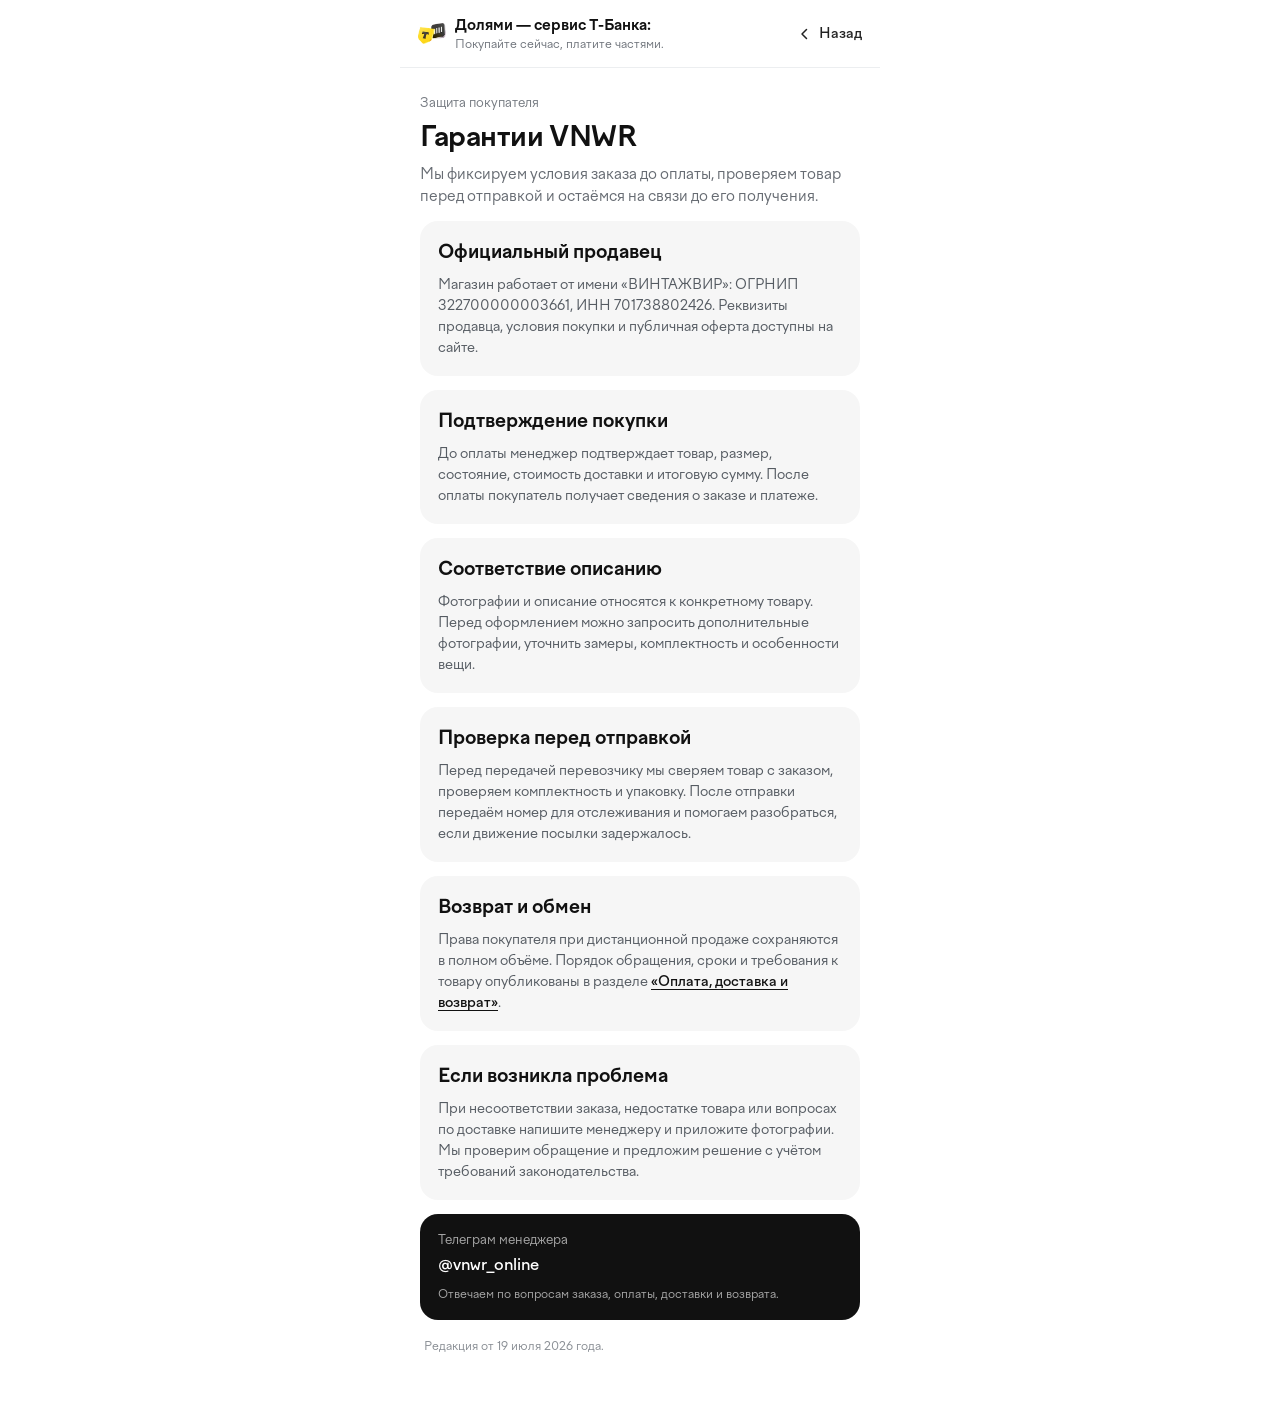
<file: guarantees.html>
<!doctype html>
<html lang="ru">
<head>
  <meta charset="utf-8"><meta name="viewport" content="width=device-width,initial-scale=1,minimum-scale=1,maximum-scale=1,user-scalable=no,viewport-fit=cover"><meta name="theme-color" content="#ffffff">
  <title>VNWR — гарантии</title><link rel="stylesheet" href="legal.css?v=20260719-2">
</head>
<body>
  <div class="page-loader" aria-label="Загрузка"><span class="page-loader__mark" aria-hidden="true"><i></i><i></i><i></i></span></div>
  <div class="legal-shell">
    <header class="legal-header"><a class="legal-brand" href="index.html"><img src="tbank-icon.webp" alt=""><span class="legal-brand__copy"><b>Долями — сервис Т-Банка:</b><span>Покупайте сейчас, платите частями.</span></span></a><a class="legal-back" href="index.html"><svg viewBox="0 0 24 24"><path d="m14 6-6 6 6 6"></path></svg><span>Назад</span></a></header>
    <main class="legal-main">
      <p class="legal-kicker">Защита покупателя</p><h1>Гарантии VNWR</h1><p class="legal-lead">Мы фиксируем условия заказа до оплаты, проверяем товар перед отправкой и остаёмся на связи до его получения.</p>
      <section class="legal-section"><h2>Официальный продавец</h2><p>Магазин работает от имени «ВИНТАЖВИР»: ОГРНИП 322700000003661, ИНН 701738802426. Реквизиты продавца, условия покупки и публичная оферта доступны на сайте.</p></section>
      <section class="legal-section"><h2>Подтверждение покупки</h2><p>До оплаты менеджер подтверждает товар, размер, состояние, стоимость доставки и итоговую сумму. После оплаты покупатель получает сведения о заказе и платеже.</p></section>
      <section class="legal-section"><h2>Соответствие описанию</h2><p>Фотографии и описание относятся к конкретному товару. Перед оформлением можно запросить дополнительные фотографии, уточнить замеры, комплектность и особенности вещи.</p></section>
      <section class="legal-section"><h2>Проверка перед отправкой</h2><p>Перед передачей перевозчику мы сверяем товар с заказом, проверяем комплектность и упаковку. После отправки передаём номер для отслеживания и помогаем разобраться, если движение посылки задержалось.</p></section>
      <section class="legal-section"><h2>Возврат и обмен</h2><p>Права покупателя при дистанционной продаже сохраняются в полном объёме. Порядок обращения, сроки и требования к товару опубликованы в разделе <a href="terms.html#returns">«Оплата, доставка и возврат»</a>.</p></section>
      <section class="legal-section"><h2>Если возникла проблема</h2><p>При несоответствии заказа, недостатке товара или вопросах по доставке напишите менеджеру и приложите фотографии. Мы проверим обращение и предложим решение с учётом требований законодательства.</p></section>
      <div class="legal-contact"><span>Телеграм менеджера</span><a href="https://t.me/vnwr_online" target="_blank" rel="noopener noreferrer">@vnwr_online</a><small>Отвечаем по вопросам заказа, оплаты, доставки и возврата.</small></div>
      <p class="legal-draft">Редакция от 19 июля 2026 года.</p>
    </main>
  </div>
  <script src="site-guard.js?v=20260719-1" defer></script><script src="vnwr-navigation.js?v=20260718-3"></script><script src="legal-page.js?v=20260719-2"></script>
</body>
</html>
</file>
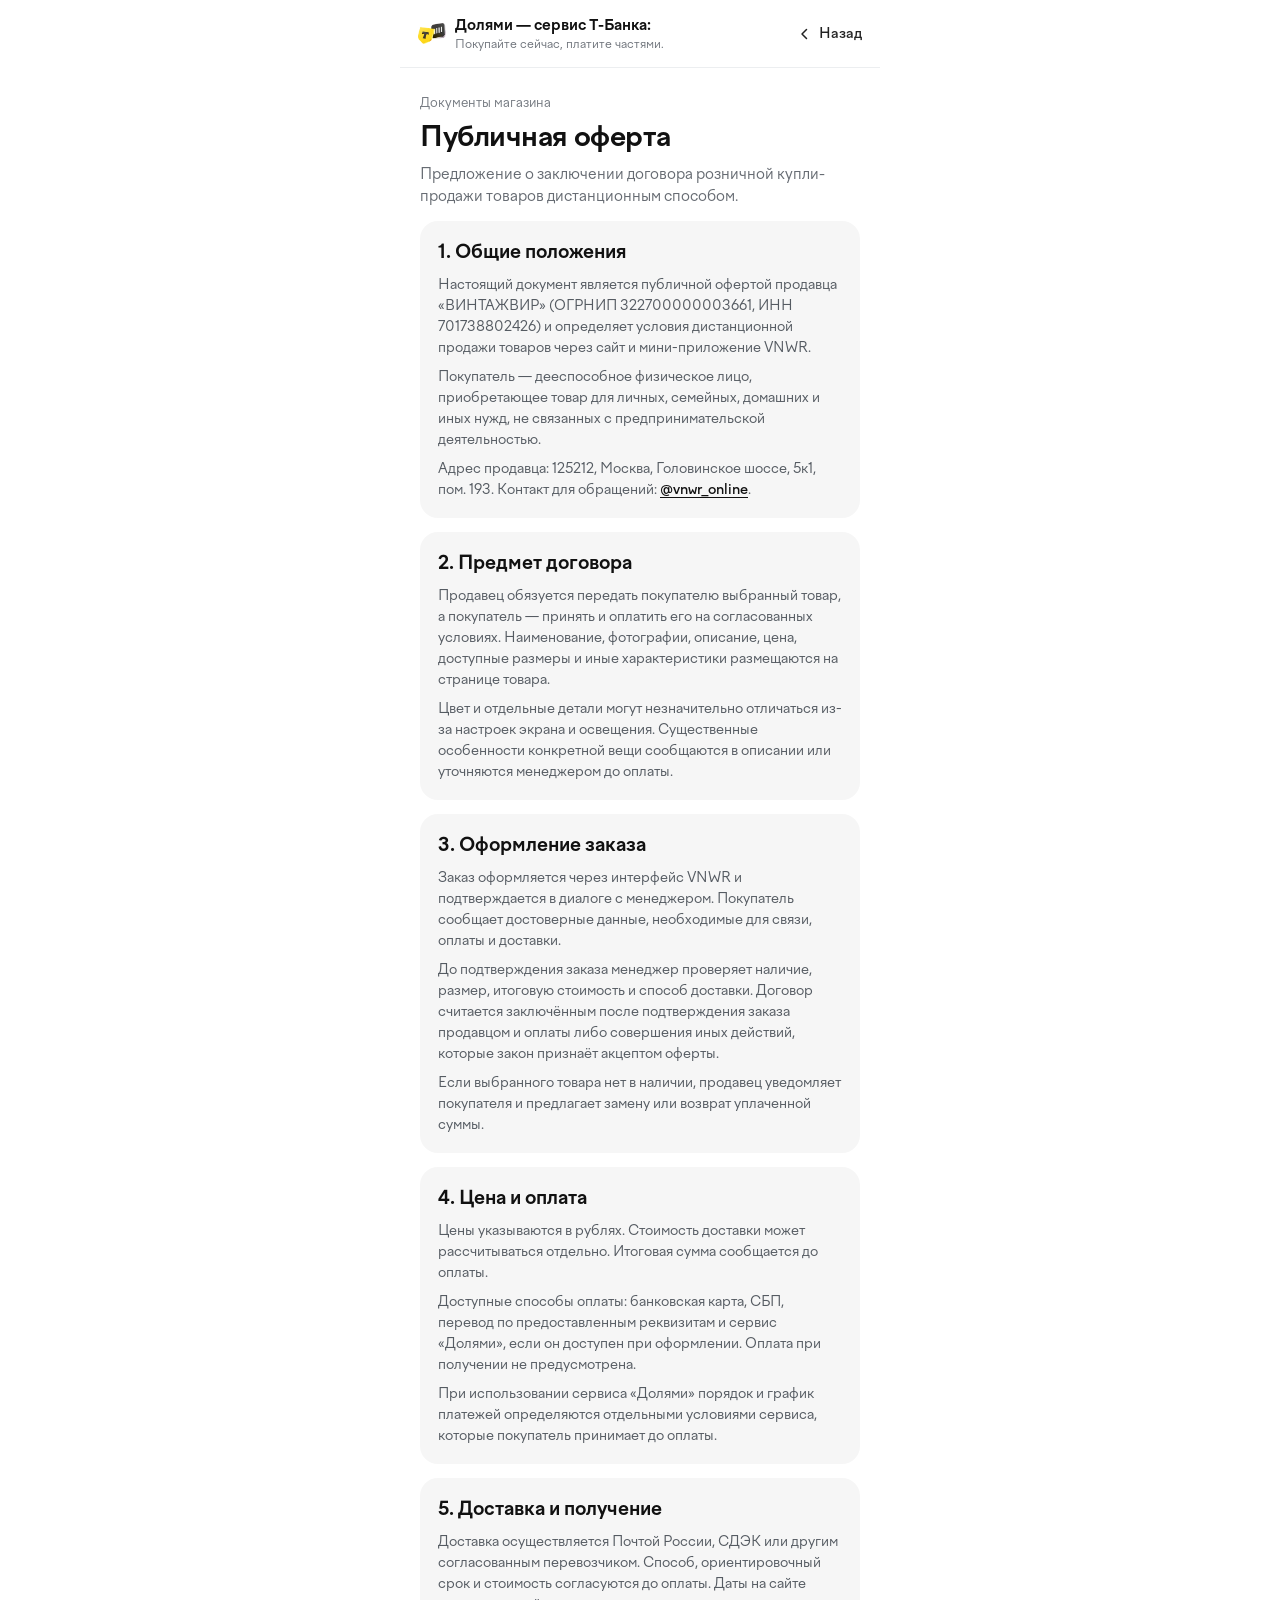
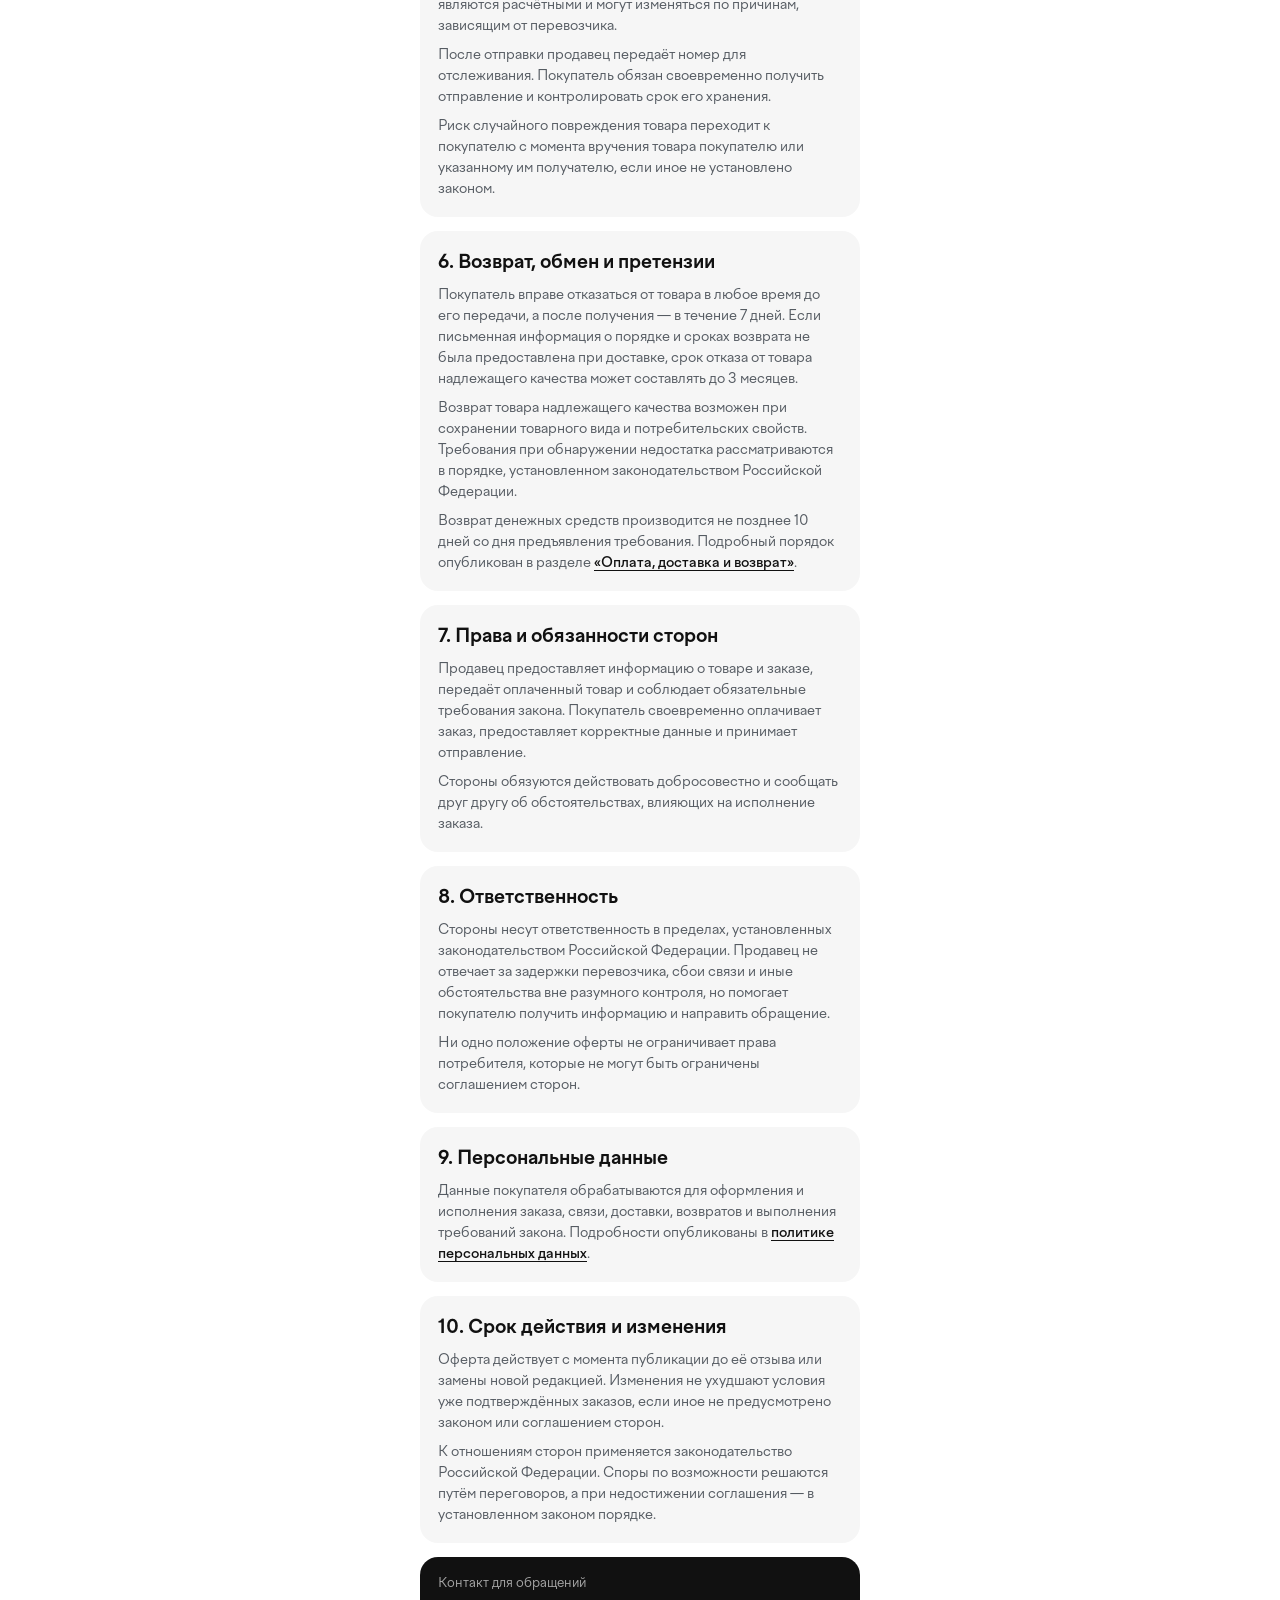
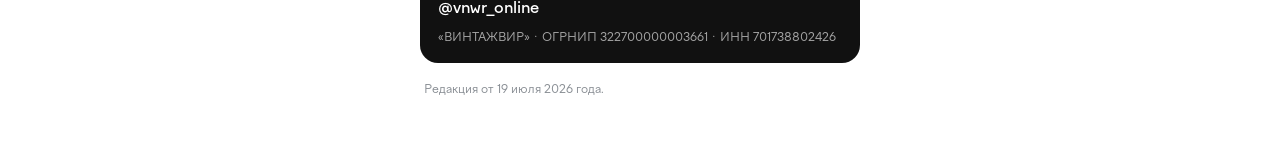
<file: offer.html>
<!doctype html>
<html lang="ru">
<head>
  <meta charset="utf-8"><meta name="viewport" content="width=device-width,initial-scale=1,minimum-scale=1,maximum-scale=1,user-scalable=no,viewport-fit=cover"><meta name="theme-color" content="#ffffff">
  <title>VNWR — публичная оферта</title><link rel="stylesheet" href="legal.css?v=20260719-2">
</head>
<body>
  <div class="page-loader" aria-label="Загрузка"><span class="page-loader__mark" aria-hidden="true"><i></i><i></i><i></i></span></div>
  <div class="legal-shell">
    <header class="legal-header"><a class="legal-brand" href="index.html"><img src="tbank-icon.webp" alt=""><span class="legal-brand__copy"><b>Долями — сервис Т-Банка:</b><span>Покупайте сейчас, платите частями.</span></span></a><a class="legal-back" href="index.html"><svg viewBox="0 0 24 24"><path d="m14 6-6 6 6 6"></path></svg><span>Назад</span></a></header>
    <main class="legal-main">
      <p class="legal-kicker">Документы магазина</p><h1>Публичная оферта</h1><p class="legal-lead">Предложение о заключении договора розничной купли-продажи товаров дистанционным способом.</p>

      <section class="legal-section"><h2>1. Общие положения</h2><p>Настоящий документ является публичной офертой продавца «ВИНТАЖВИР» (ОГРНИП 322700000003661, ИНН 701738802426) и определяет условия дистанционной продажи товаров через сайт и мини-приложение VNWR.</p><p>Покупатель — дееспособное физическое лицо, приобретающее товар для личных, семейных, домашних и иных нужд, не связанных с предпринимательской деятельностью.</p><p>Адрес продавца: 125212, Москва, Головинское шоссе, 5к1, пом. 193. Контакт для обращений: <a href="https://t.me/vnwr_online" target="_blank" rel="noopener noreferrer">@vnwr_online</a>.</p></section>

      <section class="legal-section"><h2>2. Предмет договора</h2><p>Продавец обязуется передать покупателю выбранный товар, а покупатель — принять и оплатить его на согласованных условиях. Наименование, фотографии, описание, цена, доступные размеры и иные характеристики размещаются на странице товара.</p><p>Цвет и отдельные детали могут незначительно отличаться из-за настроек экрана и освещения. Существенные особенности конкретной вещи сообщаются в описании или уточняются менеджером до оплаты.</p></section>

      <section class="legal-section"><h2>3. Оформление заказа</h2><p>Заказ оформляется через интерфейс VNWR и подтверждается в диалоге с менеджером. Покупатель сообщает достоверные данные, необходимые для связи, оплаты и доставки.</p><p>До подтверждения заказа менеджер проверяет наличие, размер, итоговую стоимость и способ доставки. Договор считается заключённым после подтверждения заказа продавцом и оплаты либо совершения иных действий, которые закон признаёт акцептом оферты.</p><p>Если выбранного товара нет в наличии, продавец уведомляет покупателя и предлагает замену или возврат уплаченной суммы.</p></section>

      <section class="legal-section"><h2>4. Цена и оплата</h2><p>Цены указываются в рублях. Стоимость доставки может рассчитываться отдельно. Итоговая сумма сообщается до оплаты.</p><p>Доступные способы оплаты: банковская карта, СБП, перевод по предоставленным реквизитам и сервис «Долями», если он доступен при оформлении. Оплата при получении не предусмотрена.</p><p>При использовании сервиса «Долями» порядок и график платежей определяются отдельными условиями сервиса, которые покупатель принимает до оплаты.</p></section>

      <section class="legal-section"><h2>5. Доставка и получение</h2><p>Доставка осуществляется Почтой России, СДЭК или другим согласованным перевозчиком. Способ, ориентировочный срок и стоимость согласуются до оплаты. Даты на сайте являются расчётными и могут изменяться по причинам, зависящим от перевозчика.</p><p>После отправки продавец передаёт номер для отслеживания. Покупатель обязан своевременно получить отправление и контролировать срок его хранения.</p><p>Риск случайного повреждения товара переходит к покупателю с момента вручения товара покупателю или указанному им получателю, если иное не установлено законом.</p></section>

      <section class="legal-section"><h2>6. Возврат, обмен и претензии</h2><p>Покупатель вправе отказаться от товара в любое время до его передачи, а после получения — в течение 7 дней. Если письменная информация о порядке и сроках возврата не была предоставлена при доставке, срок отказа от товара надлежащего качества может составлять до 3 месяцев.</p><p>Возврат товара надлежащего качества возможен при сохранении товарного вида и потребительских свойств. Требования при обнаружении недостатка рассматриваются в порядке, установленном законодательством Российской Федерации.</p><p>Возврат денежных средств производится не позднее 10 дней со дня предъявления требования. Подробный порядок опубликован в разделе <a href="terms.html#returns">«Оплата, доставка и возврат»</a>.</p></section>

      <section class="legal-section"><h2>7. Права и обязанности сторон</h2><p>Продавец предоставляет информацию о товаре и заказе, передаёт оплаченный товар и соблюдает обязательные требования закона. Покупатель своевременно оплачивает заказ, предоставляет корректные данные и принимает отправление.</p><p>Стороны обязуются действовать добросовестно и сообщать друг другу об обстоятельствах, влияющих на исполнение заказа.</p></section>

      <section class="legal-section"><h2>8. Ответственность</h2><p>Стороны несут ответственность в пределах, установленных законодательством Российской Федерации. Продавец не отвечает за задержки перевозчика, сбои связи и иные обстоятельства вне разумного контроля, но помогает покупателю получить информацию и направить обращение.</p><p>Ни одно положение оферты не ограничивает права потребителя, которые не могут быть ограничены соглашением сторон.</p></section>

      <section class="legal-section"><h2>9. Персональные данные</h2><p>Данные покупателя обрабатываются для оформления и исполнения заказа, связи, доставки, возвратов и выполнения требований закона. Подробности опубликованы в <a href="privacy.html">политике персональных данных</a>.</p></section>

      <section class="legal-section"><h2>10. Срок действия и изменения</h2><p>Оферта действует с момента публикации до её отзыва или замены новой редакцией. Изменения не ухудшают условия уже подтверждённых заказов, если иное не предусмотрено законом или соглашением сторон.</p><p>К отношениям сторон применяется законодательство Российской Федерации. Споры по возможности решаются путём переговоров, а при недостижении соглашения — в установленном законом порядке.</p></section>

      <div class="legal-contact"><span>Контакт для обращений</span><a href="https://t.me/vnwr_online" target="_blank" rel="noopener noreferrer">@vnwr_online</a><small>«ВИНТАЖВИР» · ОГРНИП 322700000003661 · ИНН 701738802426</small></div>
      <p class="legal-draft">Редакция от 19 июля 2026 года.</p>
    </main>
  </div>
  <script src="site-guard.js?v=20260719-1" defer></script><script src="vnwr-navigation.js?v=20260718-3"></script><script src="legal-page.js?v=20260719-2"></script>
</body>
</html>
</file>
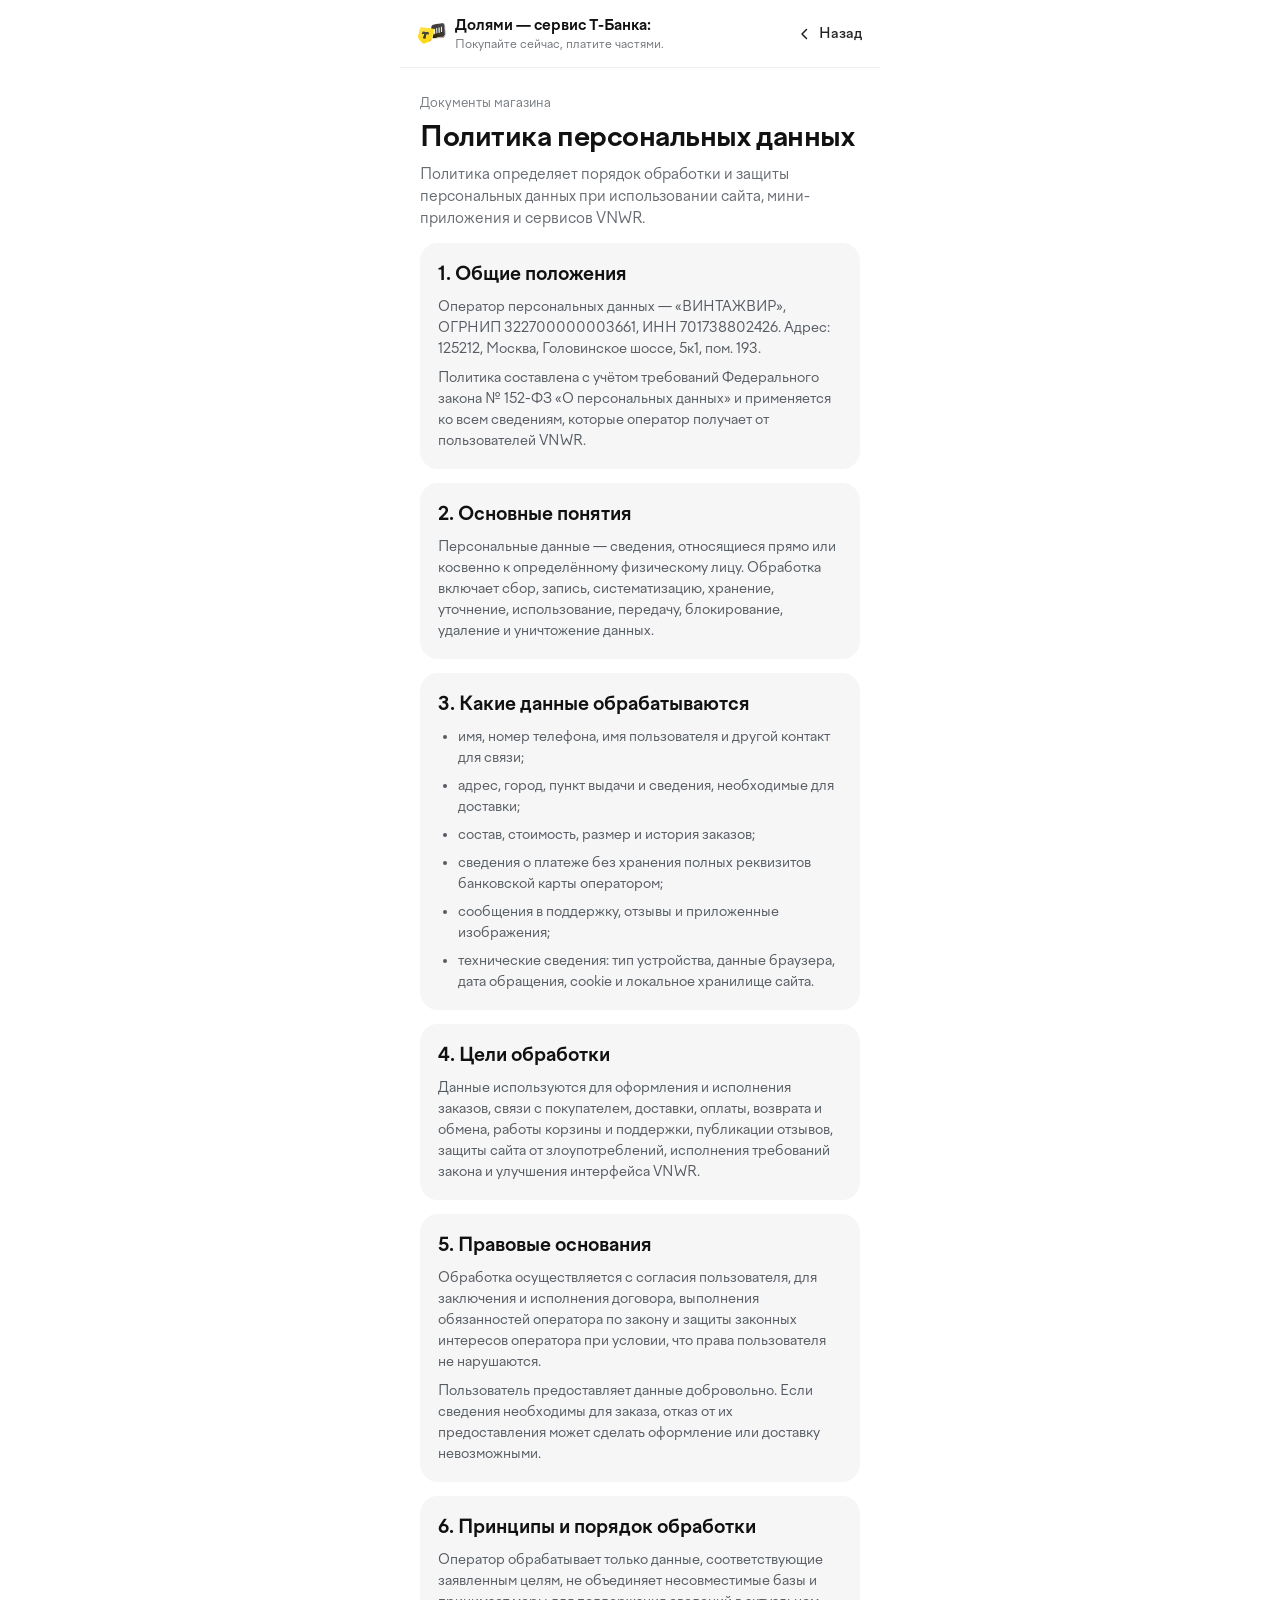
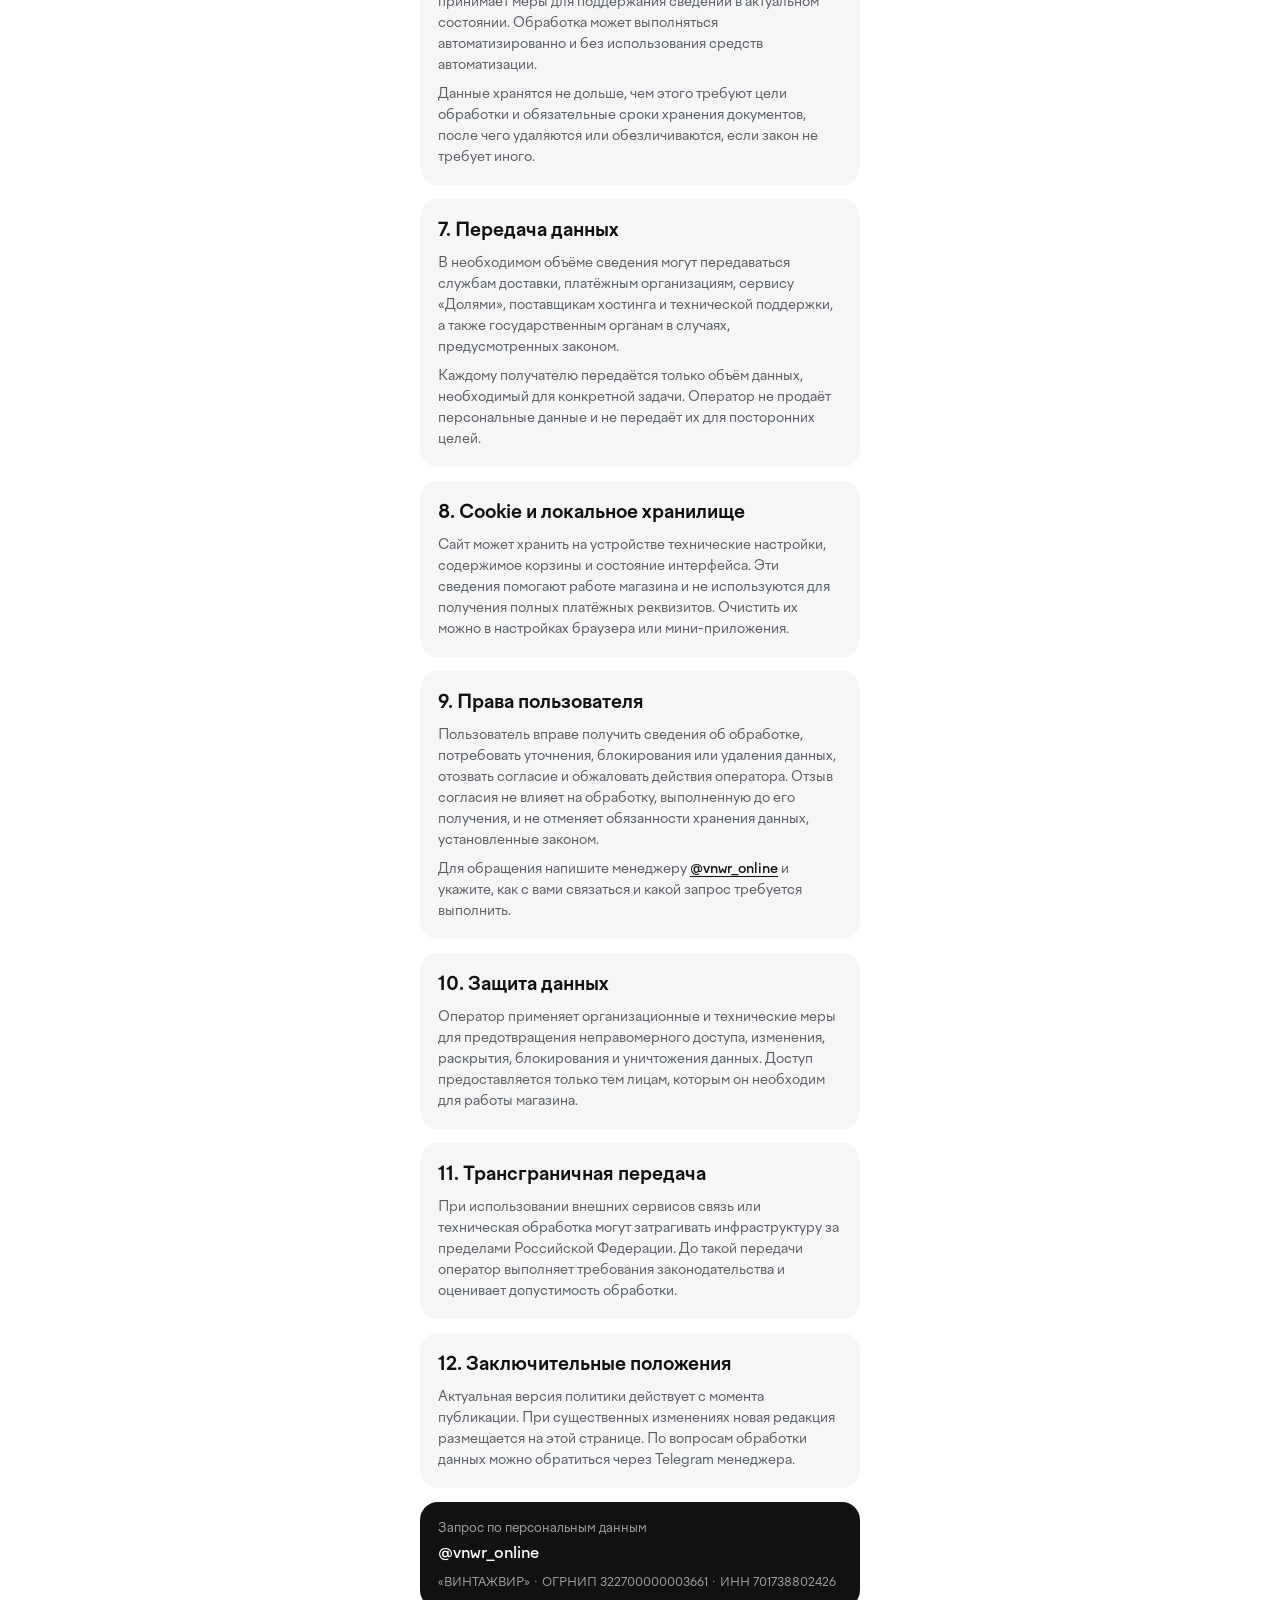
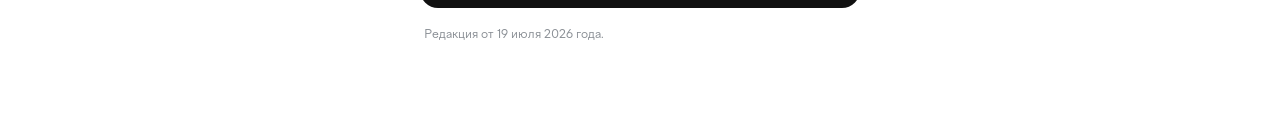
<file: privacy.html>
<!doctype html>
<html lang="ru">
<head>
  <meta charset="utf-8"><meta name="viewport" content="width=device-width,initial-scale=1,minimum-scale=1,maximum-scale=1,user-scalable=no,viewport-fit=cover"><meta name="theme-color" content="#ffffff">
  <title>VNWR — политика персональных данных</title><link rel="stylesheet" href="legal.css?v=20260719-2">
</head>
<body>
  <div class="page-loader" aria-label="Загрузка"><span class="page-loader__mark" aria-hidden="true"><i></i><i></i><i></i></span></div>
  <div class="legal-shell">
    <header class="legal-header"><a class="legal-brand" href="index.html"><img src="tbank-icon.webp" alt=""><span class="legal-brand__copy"><b>Долями — сервис Т-Банка:</b><span>Покупайте сейчас, платите частями.</span></span></a><a class="legal-back" href="index.html"><svg viewBox="0 0 24 24"><path d="m14 6-6 6 6 6"></path></svg><span>Назад</span></a></header>
    <main class="legal-main">
      <p class="legal-kicker">Документы магазина</p><h1>Политика персональных данных</h1><p class="legal-lead">Политика определяет порядок обработки и защиты персональных данных при использовании сайта, мини-приложения и сервисов VNWR.</p>

      <section class="legal-section"><h2>1. Общие положения</h2><p>Оператор персональных данных — «ВИНТАЖВИР», ОГРНИП 322700000003661, ИНН 701738802426. Адрес: 125212, Москва, Головинское шоссе, 5к1, пом. 193.</p><p>Политика составлена с учётом требований Федерального закона № 152-ФЗ «О персональных данных» и применяется ко всем сведениям, которые оператор получает от пользователей VNWR.</p></section>

      <section class="legal-section"><h2>2. Основные понятия</h2><p>Персональные данные — сведения, относящиеся прямо или косвенно к определённому физическому лицу. Обработка включает сбор, запись, систематизацию, хранение, уточнение, использование, передачу, блокирование, удаление и уничтожение данных.</p></section>

      <section class="legal-section"><h2>3. Какие данные обрабатываются</h2><ul><li>имя, номер телефона, имя пользователя и другой контакт для связи;</li><li>адрес, город, пункт выдачи и сведения, необходимые для доставки;</li><li>состав, стоимость, размер и история заказов;</li><li>сведения о платеже без хранения полных реквизитов банковской карты оператором;</li><li>сообщения в поддержку, отзывы и приложенные изображения;</li><li>технические сведения: тип устройства, данные браузера, дата обращения, cookie и локальное хранилище сайта.</li></ul></section>

      <section class="legal-section"><h2>4. Цели обработки</h2><p>Данные используются для оформления и исполнения заказов, связи с покупателем, доставки, оплаты, возврата и обмена, работы корзины и поддержки, публикации отзывов, защиты сайта от злоупотреблений, исполнения требований закона и улучшения интерфейса VNWR.</p></section>

      <section class="legal-section"><h2>5. Правовые основания</h2><p>Обработка осуществляется с согласия пользователя, для заключения и исполнения договора, выполнения обязанностей оператора по закону и защиты законных интересов оператора при условии, что права пользователя не нарушаются.</p><p>Пользователь предоставляет данные добровольно. Если сведения необходимы для заказа, отказ от их предоставления может сделать оформление или доставку невозможными.</p></section>

      <section class="legal-section"><h2>6. Принципы и порядок обработки</h2><p>Оператор обрабатывает только данные, соответствующие заявленным целям, не объединяет несовместимые базы и принимает меры для поддержания сведений в актуальном состоянии. Обработка может выполняться автоматизированно и без использования средств автоматизации.</p><p>Данные хранятся не дольше, чем этого требуют цели обработки и обязательные сроки хранения документов, после чего удаляются или обезличиваются, если закон не требует иного.</p></section>

      <section class="legal-section"><h2>7. Передача данных</h2><p>В необходимом объёме сведения могут передаваться службам доставки, платёжным организациям, сервису «Долями», поставщикам хостинга и технической поддержки, а также государственным органам в случаях, предусмотренных законом.</p><p>Каждому получателю передаётся только объём данных, необходимый для конкретной задачи. Оператор не продаёт персональные данные и не передаёт их для посторонних целей.</p></section>

      <section class="legal-section"><h2>8. Cookie и локальное хранилище</h2><p>Сайт может хранить на устройстве технические настройки, содержимое корзины и состояние интерфейса. Эти сведения помогают работе магазина и не используются для получения полных платёжных реквизитов. Очистить их можно в настройках браузера или мини-приложения.</p></section>

      <section class="legal-section"><h2>9. Права пользователя</h2><p>Пользователь вправе получить сведения об обработке, потребовать уточнения, блокирования или удаления данных, отозвать согласие и обжаловать действия оператора. Отзыв согласия не влияет на обработку, выполненную до его получения, и не отменяет обязанности хранения данных, установленные законом.</p><p>Для обращения напишите менеджеру <a href="https://t.me/vnwr_online" target="_blank" rel="noopener noreferrer">@vnwr_online</a> и укажите, как с вами связаться и какой запрос требуется выполнить.</p></section>

      <section class="legal-section"><h2>10. Защита данных</h2><p>Оператор применяет организационные и технические меры для предотвращения неправомерного доступа, изменения, раскрытия, блокирования и уничтожения данных. Доступ предоставляется только тем лицам, которым он необходим для работы магазина.</p></section>

      <section class="legal-section"><h2>11. Трансграничная передача</h2><p>При использовании внешних сервисов связь или техническая обработка могут затрагивать инфраструктуру за пределами Российской Федерации. До такой передачи оператор выполняет требования законодательства и оценивает допустимость обработки.</p></section>

      <section class="legal-section"><h2>12. Заключительные положения</h2><p>Актуальная версия политики действует с момента публикации. При существенных изменениях новая редакция размещается на этой странице. По вопросам обработки данных можно обратиться через Telegram менеджера.</p></section>

      <div class="legal-contact"><span>Запрос по персональным данным</span><a href="https://t.me/vnwr_online" target="_blank" rel="noopener noreferrer">@vnwr_online</a><small>«ВИНТАЖВИР» · ОГРНИП 322700000003661 · ИНН 701738802426</small></div>
      <p class="legal-draft">Редакция от 19 июля 2026 года.</p>
    </main>
  </div>
  <script src="site-guard.js?v=20260719-1" defer></script><script src="vnwr-navigation.js?v=20260718-3"></script><script src="legal-page.js?v=20260719-2"></script>
</body>
</html>
</file>
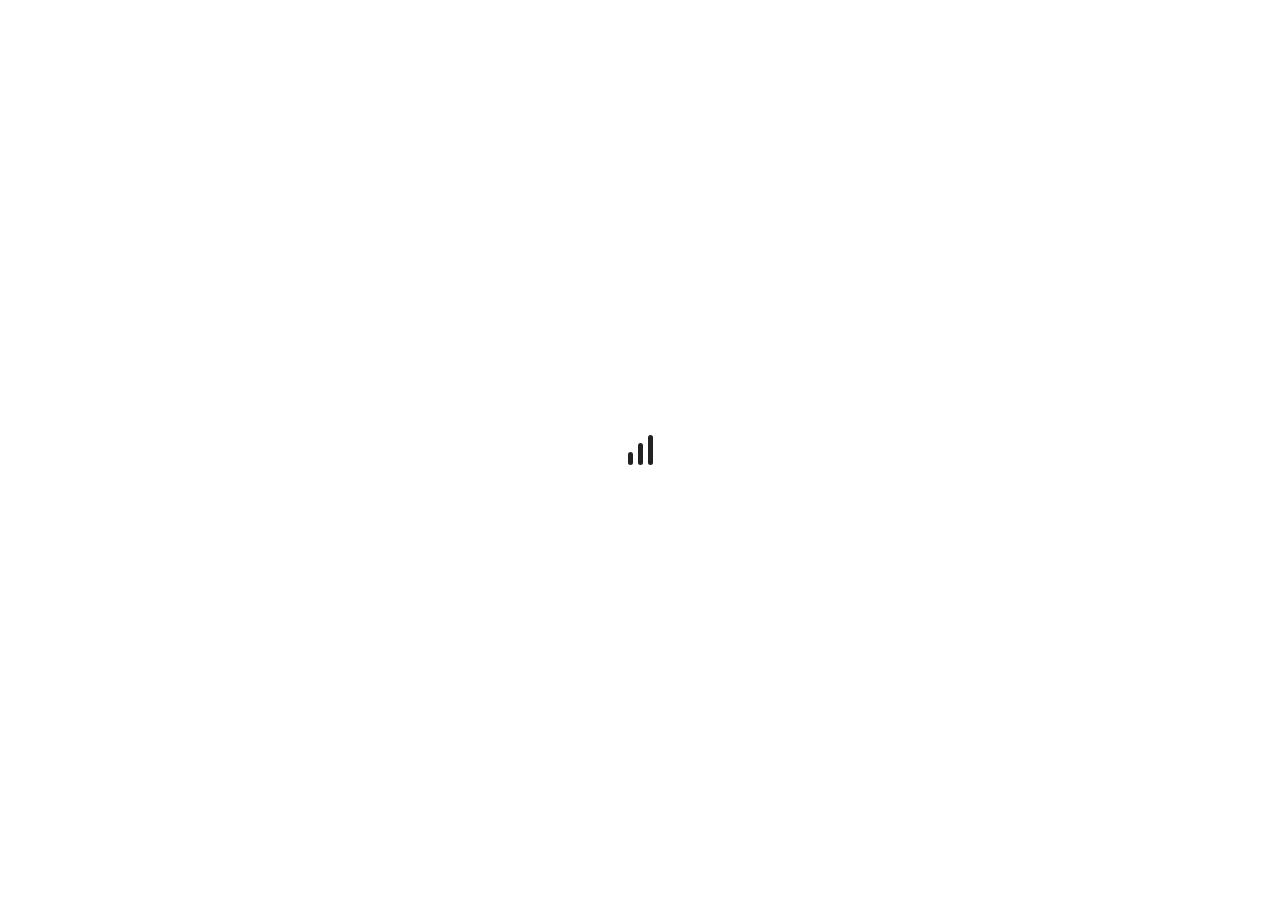
<file: product.html>
<!doctype html>
<html lang="ru">
<head>
  <meta charset="utf-8">
  <meta name="viewport" content="width=device-width, initial-scale=1, maximum-scale=1, minimum-scale=1, user-scalable=no, viewport-fit=cover">
  <meta name="theme-color" content="#ffffff">
  <title>VNWR — товар</title>
  <style>
    @font-face{font-display:swap;font-family:"Factor A";font-style:normal;font-weight:400;src:url("factor-a-400.woff2") format("woff2")}
    @font-face{font-display:swap;font-family:"Factor A";font-style:normal;font-weight:500;src:url("factor-a-500.woff2") format("woff2")}
    @font-face{font-display:swap;font-family:"Factor A";font-style:normal;font-weight:700;src:url("factor-a-700.woff2") format("woff2")}
    *{box-sizing:border-box;-webkit-tap-highlight-color:transparent}
    html{background:#fff;touch-action:pan-y}
    body{margin:0;background:#fff;color:#111;font-family:"Factor A",Arial,sans-serif;overscroll-behavior-y:none}
    .page-loader{position:fixed;z-index:100;inset:0;display:grid;place-items:center;background:#fff;opacity:1;visibility:visible;transition:opacity .34s ease,visibility .34s step-end}
    .page-loader__mark{display:flex;height:30px;align-items:flex-end;gap:5px}
    .page-loader__mark i{display:block;width:5px;border-radius:4px;background:#222;animation:page-loader-bar .72s ease-in-out infinite alternate}
    .page-loader__mark i:nth-child(1){height:13px;animation-delay:-.28s}.page-loader__mark i:nth-child(2){height:22px;animation-delay:-.14s}.page-loader__mark i:nth-child(3){height:30px}
    @keyframes page-loader-bar{to{opacity:.55;transform:scaleY(.52)}}
    body.page-loading .product-shell{visibility:hidden}
    body.page-ready .page-loader{opacity:0;pointer-events:none;visibility:hidden}
    button,a{font:inherit}
    .product-header{position:sticky;z-index:5;top:0;display:flex;min-height:68px;align-items:center;justify-content:space-between;padding:10px 18px;background:rgba(255,255,255,.96);border-bottom:1px solid #eceef0;backdrop-filter:blur(12px)}.product-header__brand.is-notice{display:flex;min-height:46px;align-items:center;box-sizing:border-box;max-width:calc(100% - 76px);overflow:hidden;padding:0 16px;border-radius:13px;background:#111;color:#fff;font-size:15px;font-weight:500;line-height:20px;pointer-events:none;text-overflow:ellipsis;white-space:nowrap}
    .product-header__brand{display:flex;min-width:0;align-items:center;gap:9px;color:#111;text-decoration:none}
    .product-header__brand img{width:28px;height:28px;object-fit:contain}
    .product-header__copy{display:grid;gap:1px;min-width:0}
    .product-header__copy b{overflow:hidden;font-size:15px;font-weight:700;line-height:19px;text-overflow:ellipsis;white-space:nowrap}
    .product-header__copy span{color:#72777e;font-size:12px;line-height:16px}
    .product-back{display:flex;align-items:center;gap:5px;padding:8px 0 8px 12px;color:#222;font-size:14px;font-weight:500;line-height:20px;text-decoration:none}
    .product-back svg{width:18px;height:18px;fill:none;stroke:currentColor;stroke-linecap:round;stroke-linejoin:round;stroke-width:2}
    .product-page{width:min(100%,480px);margin:0 auto;padding:18px 16px 46px}
    .product-gallery{position:relative;overflow:hidden;border-radius:20px;background:#f1f2f4}
    .product-gallery__track{display:flex;overflow-x:auto;scroll-snap-type:x mandatory;scrollbar-width:none;overscroll-behavior-x:contain}
    .product-gallery__track::-webkit-scrollbar{display:none;width:0;height:0}
    .product-gallery__slide{display:grid;min-width:100%;aspect-ratio:1/1;place-items:center;scroll-snap-align:start;background:#f1f2f4}
    .product-gallery__slide img{display:block;width:100%;height:100%;object-fit:cover}
    .product-gallery__slide--empty{background:linear-gradient(135deg,#f4f5f6,#eceef0)}
    .product-gallery__slide--empty:after{width:42px;height:34px;border:1.5px solid #d5d8dc;border-radius:9px;background:linear-gradient(145deg,transparent 53%,#d5d8dc 54% 57%,transparent 58%),linear-gradient(35deg,transparent 45%,#d5d8dc 46% 49%,transparent 50%);content:"";opacity:.8}
    .product-gallery__dots{display:flex;justify-content:center;gap:5px;padding:10px}
    .product-gallery__dots button{display:block;width:5px;height:5px;padding:0;border:0;border-radius:50%;background:#d1d4d8;cursor:pointer;transition:width .22s ease,background .22s ease}
    .product-gallery__dots button.is-active{width:18px;border-radius:99px;background:#222}
    .product-kicker{margin:22px 0 5px;color:#71767c;font-size:14px;line-height:20px}
    h1{margin:0;font-size:25px;line-height:31px;letter-spacing:-.35px}
    .product-review-block{display:grid;gap:11px;margin-top:20px}.product-review-link{display:flex;width:100%;align-items:center;justify-content:flex-start;gap:5px;padding:0;border:0;background:transparent;color:#111;cursor:pointer;font-family:"Factor A",Arial,sans-serif;font-size:16px;font-weight:500;line-height:22px;text-align:left}.product-review-link svg{width:16px;height:16px;fill:none;stroke:currentColor;stroke-linecap:round;stroke-linejoin:round;stroke-width:2}.product-review-link:focus-visible{border-radius:7px;outline:2px solid #222;outline-offset:3px}.product-review-box{display:flex;align-items:center;justify-content:space-between;gap:14px;padding:15px 16px;border-radius:14px;background:rgba(0,0,0,.04);cursor:pointer}.product-review-box:focus-visible{outline:2px solid #222;outline-offset:3px}.product-review-summary__copy{display:flex;align-items:center;gap:10px;min-width:0}.product-review-summary__score{display:flex;align-items:center;gap:6px;color:#111;font-size:17px;font-weight:500;line-height:22px}.product-review-summary__score svg{width:16px;height:15px;fill:#f0a353}.product-review-summary__copy small{color:#737980;font-size:13px;font-weight:400;line-height:18px;white-space:nowrap}.product-review-summary__photos{display:flex;align-items:center;padding-right:3px}.product-review-summary__photos img,.product-review-summary__photos i{display:block;width:42px;height:42px;border:2px solid #f5f5f5;border-radius:11px;background:#e7e9eb;object-fit:cover}.product-review-summary__photos img+img{margin-left:-11px}.product-review-summary__photos i{display:grid;place-items:center;margin-left:-11px;background:#222;color:#fff;font-size:11px;font-style:normal;font-weight:500}
    .product-rating span{display:flex;align-items:center;height:18px;line-height:18px}.product-rating svg{display:block;width:11px;height:11px;margin:0;fill:#aaa59e;transform:translateY(-.25px)}
    .product-price-row{display:flex;align-items:baseline;gap:8px;margin:20px 0 0}
    .product-price{font-family:"Factor A",Arial,sans-serif;font-size:27px;font-weight:700;letter-spacing:-.8px;line-height:34px}
    .product-price .currency{margin-left:2px;font-size:23px}
    .product-part{color:#626871;font-size:15px;font-weight:500;letter-spacing:-.25px;line-height:20px;white-space:nowrap}
    .installment{margin-top:20px;cursor:pointer;outline:0}
    .installment__head{display:flex;align-items:center;gap:5px;color:#111;font-size:16px;font-weight:500;line-height:22px}
    .installment__head svg{width:16px;height:16px;fill:none;stroke:currentColor;stroke-linecap:round;stroke-linejoin:round;stroke-width:2}
    .payment-plan{display:grid;grid-template-columns:repeat(4,minmax(0,1fr));gap:6px;margin-top:12px;padding:16px;border-radius:10px;background:rgba(0,0,0,.04)}
    .payment-plan__item{display:flex;min-width:0;flex-direction:column;color:rgba(0,0,0,.4);font-size:12px;font-weight:400;line-height:16px;white-space:nowrap}
    .payment-plan__item:after{display:block;width:100%;height:6px;flex:0 0 6px;margin-top:12px;border-radius:6px;background:rgba(0,0,0,.12);content:""}
    .payment-plan__item:first-child{color:#222}
    .payment-plan__item:first-child:after{background:#4a8af4}
    .payment-plan__item strong{display:block;margin-top:4px;color:rgba(0,0,0,.4);font-size:15px;font-weight:500;line-height:24px}
    .payment-plan__item:first-child strong{color:#222;font-weight:700}
    .section{margin-top:28px}
    .section h2{margin:0 0 14px;font-size:20px;line-height:26px}
    .sizes{display:grid;grid-template-columns:repeat(4,minmax(0,1fr));gap:8px}
    .size{display:flex;min-width:0;height:76px;align-items:center;justify-content:center;flex-direction:column;gap:3px;padding:8px 3px;border:0;border-radius:12px;background:#f6f6f6;color:#222;cursor:pointer;transition:background .18s ease,color .18s ease}
    .size__label{font-size:18px;font-weight:600;line-height:22px}.size__range{color:#777c83;font-size:10px;font-weight:400;line-height:12px;text-align:center}
    .size.is-selected{background:#222;color:#fff}.size.is-selected .size__range{color:rgba(255,255,255,.7)}
    .size-chart-open{display:flex;grid-column:1/-1;height:56px;align-items:center;justify-content:center;padding:0;border:0;border-radius:12px;background:#f6f6f6;color:#fff;cursor:pointer}
    .size-chart-open__badge{display:inline-flex;min-height:27px;align-items:center;justify-content:center;padding:0 12px;border-radius:5px;background:#050505;font-size:13px;font-weight:600;line-height:17px;transform:rotate(-2deg)}
    .tool-modal{position:fixed;z-index:30;inset:0;display:grid;place-items:center;padding:12px;opacity:0;pointer-events:none;transition:opacity .34s ease}
    .tool-modal.is-open{opacity:1;pointer-events:auto}
    .tool-modal__backdrop{position:absolute;inset:0;background:rgba(0,0,0,.58);opacity:0;transition:opacity .34s ease}
    .tool-modal.is-open .tool-modal__backdrop{opacity:1}
    .tool-dialog{position:relative;z-index:1;width:min(420px,calc(100vw - 24px));max-height:calc(100svh - 30px);overflow:auto;padding:24px;border-radius:22px;background:#fff;box-shadow:0 24px 60px rgba(0,0,0,.14);opacity:0;transform:translateY(24px) scale(.985);transition:opacity .34s ease,transform .4s cubic-bezier(.2,.8,.2,1)}
    .tool-modal.is-open .tool-dialog{opacity:1;transform:translateY(0) scale(1)}
    .tool-dialog h2{margin:0 0 18px;text-align:center;font-size:22px;line-height:28px}
    .size-chart{display:grid;overflow:hidden;border:1px solid #eceef0;border-radius:14px}
    .size-chart__row{display:grid;grid-template-columns:48px repeat(4,minmax(0,1fr));min-height:46px;align-items:stretch}
    .size-chart__row:not(:last-child){border-bottom:1px solid #eceef0}
    .size-chart__cell{display:flex;align-items:center;justify-content:center;padding:8px 4px;color:#222;text-align:center;font-size:13px;line-height:16px}
    .size-chart__cell:not(:last-child){border-right:1px solid #eceef0}
    .size-chart__head{min-height:58px;background:#f6f6f6;color:#73787f;font-size:10px;line-height:12px}
    .size-chart__row:not(:first-child) .size-chart__cell:first-child{font-weight:700}
    .size-chart__note{margin:16px 2px 0;color:#6f747b;text-align:center;font-size:13px;line-height:18px}
    .description{margin:0;color:#555b62;font-size:16px;line-height:23px}
    .buy{position:sticky;bottom:0;z-index:4;display:flex;gap:10px;margin:30px -16px -46px;padding:12px 16px max(12px,env(safe-area-inset-bottom));background:rgba(255,255,255,.94);border-top:1px solid #eceef0;backdrop-filter:blur(12px)}
    .buy button{height:52px;border:0;border-radius:13px;cursor:pointer;font-size:16px;font-weight:500;line-height:20px}
    .buy__cart{flex:1;background:#f1f2f4;color:#111}
    .buy__pay{flex:1.25;background:#111;color:#fff}
    .toast{position:fixed;z-index:40;top:50%;right:16px;left:16px;width:fit-content;max-width:calc(100% - 32px);margin:auto;padding:12px 15px;border-radius:12px;background:#222;color:#fff;font-size:14px;line-height:19px;opacity:0;pointer-events:none;transform:translateY(calc(-50% + 8px));transition:opacity .2s ease,transform .25s cubic-bezier(.2,.8,.2,1)}
    .toast.is-shown{opacity:1;transform:translateY(-50%)}
    .dolyami-modal{position:fixed;z-index:20;inset:0;display:grid;place-items:center;padding:12px;opacity:0;pointer-events:none;transition:opacity .5s ease}
    .dolyami-modal.is-open{opacity:1;pointer-events:auto}
    .dolyami-modal__backdrop{position:absolute;inset:0;background:rgba(0,0,0,.6);opacity:0;transition:opacity .5s ease}
    .dolyami-modal.is-open .dolyami-modal__backdrop{opacity:1}
    .dolyami-dialog{position:relative;z-index:1;width:400px;max-width:calc(100vw - 24px);max-height:calc(100svh - 32px);overflow-y:auto;padding:0 24px 24px;border:0;border-radius:24px;background:#fff;box-shadow:0 30px 40px -10px rgba(0,0,0,.03),0 30px 30px -10px rgba(0,0,0,.04),0 8px 16px -10px rgba(0,0,0,.05);opacity:0;transform:translateY(35px);transition:opacity .5s ease,transform .5s ease}
    .dolyami-modal.is-open .dolyami-dialog{opacity:1;transform:translateY(0)}
    .dolyami-dialog__brand{display:block;width:98px;height:14px;margin:21px auto;object-fit:contain}
    .dolyami-dialog h2{margin:0 0 8px;text-align:center;font-size:20px;font-weight:700;line-height:28px;letter-spacing:0}
    .dolyami-dialog__lead{margin:0;color:rgba(0,0,0,.6);text-align:center;font-size:15px;font-weight:400;line-height:24px}
    .dolyami-dialog .payment-plan{margin:24px 0;padding:16px}
    .dolyami-steps{counter-reset:item;margin:0 0 24px;padding:0;list-style:none}
    .dolyami-steps li{display:flex;align-items:center;color:#000;font-size:15px;font-weight:400;line-height:24px}
    .dolyami-steps li:not(:last-child){margin-bottom:16px}
    .dolyami-steps span{display:inline-flex;width:32px;height:32px;flex:0 0 32px;align-items:center;justify-content:center;margin-right:12px;border-radius:50%;background:rgba(0,0,0,.04);font-size:15px}
    .dolyami-buy{display:flex;width:100%;min-height:54px;align-items:center;justify-content:center;padding:15px;border:1px solid transparent;border-radius:10px;background:#000;color:#fff;cursor:pointer;font-size:15px;font-weight:400;line-height:24px}
    .product-missing{padding:64px 0;text-align:center}.product-missing h1{font-size:24px}.product-missing a{display:inline-flex;margin-top:18px;padding:13px 17px;border-radius:12px;background:#111;color:#fff;text-decoration:none}
    @media (max-width:599px){.product-header,.buy{background:#fff;backdrop-filter:none;-webkit-backdrop-filter:none}}
    @media (min-width:600px){body{background:#383838}.product-shell{min-height:100vh;width:min(480px,100%);margin:0 auto;background:#fff}.product-header{width:min(480px,100%)}.product-page{padding-bottom:54px}}
    .product-review-summary__score svg{display:block!important;transform:translateY(-1px)}
  </style>
  <style>@media(min-width:600px){body{background:#fff!important}}</style>
</head>
<body class="page-loading">
  <div class="page-loader" aria-label="Загрузка"><span class="page-loader__mark" aria-hidden="true"><i></i><i></i><i></i></span></div>
  <div class="product-shell">
    <header class="product-header">
      <a class="product-header__brand" data-vnwr-header-notice href="index.html" aria-label="Вернуться в каталог">
        <img src="tbank-icon.webp" alt="">
        <span class="product-header__copy"><b>Долями — сервис Т-Банка:</b><span>Покупайте сейчас, платите частями.</span></span>
      </a>
      <a class="product-back" href="index.html"><svg viewBox="0 0 24 24"><path d="m14 6-6 6 6 6"></path></svg><span>Назад</span></a>
    </header>
    <main id="product-page" class="product-page"></main>
  </div>
  <div id="toast" class="toast" role="status" aria-live="polite"></div>
  <section id="dolyami-modal" class="dolyami-modal" aria-hidden="true">
    <div class="dolyami-modal__backdrop" aria-hidden="true"></div>
    <div class="dolyami-dialog" role="dialog" aria-modal="true" aria-labelledby="dolyami-dialog-title">
      <img class="dolyami-dialog__brand" src="dolyami.webp" alt="Долями">
      <h2 id="dolyami-dialog-title"></h2>
      <p class="dolyami-dialog__lead">Оставшиеся 3 части спишутся автоматически с шагом в две недели</p>
      <div class="payment-plan" data-payment-plan></div>
      <ol class="dolyami-steps"><li><span>1</span><div>Выберите товар на сайте партнера</div></li><li><span>2</span><div>В корзине выберите оплату «Долями»</div></li><li><span>3</span><div>Оплатите первую часть, остальное потом</div></li></ol>
      <button id="dolyami-buy" class="dolyami-buy" type="button">Купить в магазине</button>
    </div>
  </section>
  <section id="size-chart-modal" class="tool-modal" aria-hidden="true">
    <div class="tool-modal__backdrop" aria-hidden="true"></div>
    <div class="tool-dialog" role="dialog" aria-modal="true" aria-labelledby="size-chart-title">
      <h2 id="size-chart-title">Размерная сетка</h2>
      <div class="size-chart" aria-label="Размерная сетка худи">
        <div class="size-chart__row"><div class="size-chart__cell size-chart__head">Размер</div><div class="size-chart__cell size-chart__head">Окружность<br>груди</div><div class="size-chart__cell size-chart__head">Длина<br>одежды</div><div class="size-chart__cell size-chart__head">Ширина<br>плеч</div><div class="size-chart__cell size-chart__head">Длина<br>рукава</div></div>
        <div class="size-chart__row"><div class="size-chart__cell">S</div><div class="size-chart__cell">148</div><div class="size-chart__cell">68</div><div class="size-chart__cell">65</div><div class="size-chart__cell">60</div></div>
        <div class="size-chart__row"><div class="size-chart__cell">M</div><div class="size-chart__cell">160</div><div class="size-chart__cell">71</div><div class="size-chart__cell">67</div><div class="size-chart__cell">62</div></div>
        <div class="size-chart__row"><div class="size-chart__cell">L</div><div class="size-chart__cell">172</div><div class="size-chart__cell">74</div><div class="size-chart__cell">69</div><div class="size-chart__cell">64</div></div>
        <div class="size-chart__row"><div class="size-chart__cell">XL</div><div class="size-chart__cell">184</div><div class="size-chart__cell">77</div><div class="size-chart__cell">71</div><div class="size-chart__cell">66</div></div>
      </div>
      <p class="size-chart__note">Посмотреть, как вещь сидит вживую на парнях и девушках, можно в наших отзывах.</p>
    </div>
  </section>
  <script src="vnwr-navigation.js?v=20260718-3"></script>
  <script>
    (()=>{
      const loaderStartedAt=performance.now();const loaderMinimum=1700;let pageShown=false;let revealRequested=false;
      const revealPage=()=>{if(revealRequested||pageShown)return;revealRequested=true;const remaining=Math.max(0,loaderMinimum-(performance.now()-loaderStartedAt));setTimeout(()=>requestAnimationFrame(()=>requestAnimationFrame(()=>{if(pageShown)return;pageShown=true;document.body.classList.remove('page-loading');document.body.classList.add('page-ready');const loader=document.querySelector('.page-loader');if(loader){loader.style.opacity='0';loader.style.visibility='hidden';loader.style.pointerEvents='none';}})),remaining);};
      const pageFallback=window.setTimeout(revealPage,4800);
      const catalog={
        mariners:{name:'PROJECT G/R MARINERS SS25 ZIP-HOODIE',image:'wb-products/p_1.webp',price:5500,rating:'4,8',reviews:'50',delivery:'Завтра',description:'Зип-худи PROJECT G/R MARINERS SS25 с выразительной графикой и свободной посадкой. Детали и параметры можно уточнить у менеджера.',sizes:['S','M','L','XL'],color:'Красный',category:'Новинки, Худи'},
        interpol:{name:'PROJECT G/R INTERPOL INDEX HOODIE',image:'wb-products/p_2.webp',price:5500,rating:'5',reviews:'33',delivery:'Послезавтра',description:'Худи PROJECT G/R INTERPOL INDEX с объёмным силуэтом. Подходит как базовый слой для повседневных образов.',sizes:['S','M','L','XL'],color:'Чёрный',category:'Новинки, Худи'}
      };
      const format=(value)=>String(value).replace(/\B(?=(\d{3})+(?!\d))/g,' ');
      const key=new URLSearchParams(location.search).get('id');
      const product=catalog[key];
      const root=document.getElementById('product-page');
      if(!product){root.innerHTML='<section class="product-missing"><h1>Товар не найден</h1><a href="index.html">Вернуться в каталог</a></section>';window.setTimeout(revealPage,120);return;}
      const part=Math.round(product.price/4);
      const monthNames=['янв','фев','мар','апр','май','июн','июл','авг','сен','окт','ноя','дек'];
      const today=new Date();
      const paymentDates=[0,14,28,42].map((offset,index)=>{const date=new Date(today);date.setDate(today.getDate()+offset);return index===0?'Сегодня':date.getDate()+' '+monthNames[date.getMonth()];});
      const paymentPlanHTML=paymentDates.map((date,index)=>`<div class="payment-plan__item">${date}<strong>${format(part+(index===3?product.price-part*4:0))}&nbsp;₽</strong></div>`).join('');
      document.title='VNWR — '+product.name;
      root.innerHTML=`
        <section class="product-gallery" aria-label="Фотографии товара"><div class="product-gallery__track"><div class="product-gallery__slide"><img src="${product.image}" alt="${product.name}" fetchpriority="high"></div><div class="product-gallery__slide product-gallery__slide--empty" aria-label="Место для следующей фотографии"></div><div class="product-gallery__slide product-gallery__slide--empty" aria-label="Место для следующей фотографии"></div></div><div class="product-gallery__dots"><button class="is-active" type="button" aria-label="Фото 1"></button><button type="button" aria-label="Фото 2"></button><button type="button" aria-label="Фото 3"></button></div></section>
        <p class="product-kicker">${product.category}</p><h1>${product.name}</h1>
        <div class="product-price-row"><div class="product-price">${format(product.price)}<span class="currency">₽</span></div><div class="product-part">${format(part)}₽ × 4</div></div>
        <section class="product-review-block" aria-label="Отзывы о товаре"><button id="product-reviews" class="product-review-link" type="button"><span>Отзывы</span><svg viewBox="0 0 24 24" aria-hidden="true"><path d="M8.5 5.5 15 12l-6.5 6.5"></path></svg></button><div id="product-review-box" class="product-review-box" role="button" tabindex="0" aria-label="Открыть отзывы о товаре"><span class="product-review-summary__copy"><span class="product-review-summary__score"><svg viewBox="0 0 10 9" aria-hidden="true"><path d="M4.72.576a.313.313 0 0 1 .56 0L6.409 2.89c.047.096.14.161.246.173l2.642.297c.27.03.375.366.17.545L7.539 5.593a.312.312 0 0 0-.1.299l.515 2.456a.312.312 0 0 1-.452.34L5.146 7.441a.312.312 0 0 0-.292 0L2.499 8.688a.312.312 0 0 1-.452-.34l.515-2.456a.312.312 0 0 0-.1-.3L.533 3.905a.312.312 0 0 1 .171-.545l2.642-.297c.106-.012.199-.077.246-.173L4.72.576Z"></path></svg>${product.rating}</span><small>${product.reviews} оценок</small></span><span class="product-review-summary__photos"><img src="${product.image}" alt=""><img src="catalog-icons/${key==='mariners'?'catalog-hoodies.webp':'catalog-tracktops.webp'}" alt=""><i>${product.reviews}+</i></span></div></section>
        <section id="installment" class="installment" role="button" tabindex="0" aria-label="Подробнее об оплате Долями"><div class="installment__head"><span>Можно оплатить Долями</span><svg viewBox="0 0 24 24" aria-hidden="true"><path d="m9 18 6-6-6-6"></path></svg></div><div class="payment-plan">${paymentPlanHTML}</div></section>
        <section class="section"><h2>Размер</h2><div class="sizes">${product.sizes.map((size,index)=>`<button class="size${index===0?' is-selected':''}" type="button" data-size="${size}"><span class="size__label">${size}</span><span class="size__range">${({S:'150–160',M:'160–170',L:'170–180',XL:'180–190'})[size]}<br>рост</span></button>`).join('')}<button id="size-chart-open" class="size-chart-open" type="button" aria-label="Открыть размерную сетку"><span class="size-chart-open__badge">Размерная сетка</span></button></div></section>
        <section class="section"><h2>О товаре</h2><p class="description">${product.description}</p></section>
        <div class="buy"><button class="buy__cart" type="button">В корзину</button><button class="buy__pay" type="button">Купить сейчас</button></div>`;
      const galleryImages=[product.image];
      const renderGallery=()=>{
        const track=root.querySelector('.product-gallery__track');
        const dots=root.querySelector('.product-gallery__dots');
        const placeholderCount=galleryImages.length===1?2:0;
        track.innerHTML=galleryImages.map((src,index)=>`<div class="product-gallery__slide"><img src="${src}" alt="${product.name}${index?' — фото '+(index+1):''}" ${index===0?'fetchpriority="high"':''}></div>`).join('')+Array.from({length:placeholderCount},()=>'<div class="product-gallery__slide product-gallery__slide--empty" aria-label="Место для следующей фотографии"></div>').join('');
        const count=galleryImages.length+placeholderCount;
        dots.innerHTML=Array.from({length:count},(_,index)=>`<button class="${index===0?'is-active':''}" type="button" aria-label="Фото ${index+1}"></button>`).join('');
        const updateDots=()=>{const index=Math.max(0,Math.min(count-1,Math.round(track.scrollLeft/Math.max(1,track.clientWidth))));dots.querySelector('.is-active')?.classList.remove('is-active');dots.children[index]?.classList.add('is-active');};
        let galleryFrame=0;
        track.addEventListener('scroll',()=>{cancelAnimationFrame(galleryFrame);galleryFrame=requestAnimationFrame(updateDots);},{passive:true});
        Array.from(dots.children).forEach((dot,index)=>dot.addEventListener('click',()=>track.scrollTo({left:track.clientWidth*index,behavior:'smooth'})));
      };
      renderGallery();
      const galleryStem=product.image.replace(/\.webp$/i,'');
      const probeGallery=(index)=>{if(index>30)return;const probe=new Image();probe.onload=()=>{galleryImages.push(galleryStem+'_'+index+'.webp');renderGallery();probeGallery(index+1);};probe.onerror=()=>{};probe.src=galleryStem+'_'+index+'.webp';};
      probeGallery(1);
      const primaryImage=root.querySelector('.product-gallery img');
      const finishAfterImage=()=>{clearTimeout(pageFallback);window.setTimeout(revealPage,100);};
      if(primaryImage.complete)finishAfterImage();else{primaryImage.addEventListener('load',finishAfterImage,{once:true});primaryImage.addEventListener('error',finishAfterImage,{once:true});}
      const openProductReviews=()=>window.VNWRNavigation.go('reviews.html?id='+key);
      root.querySelector('#product-reviews').addEventListener('click',openProductReviews);
      root.querySelector('#product-review-box').addEventListener('click',openProductReviews);
      root.querySelector('#product-review-box').addEventListener('keydown',(event)=>{if(event.key==='Enter'||event.key===' '){event.preventDefault();openProductReviews();}});
      root.querySelectorAll('.size').forEach((button)=>button.addEventListener('click',()=>{root.querySelector('.size.is-selected')?.classList.remove('is-selected');button.classList.add('is-selected');}));
      const sizeChartModal=document.getElementById('size-chart-modal');
      const openToolModal=(modal)=>{modal.classList.add('is-open');modal.setAttribute('aria-hidden','false');};
      const closeToolModal=(modal)=>{modal.classList.remove('is-open');modal.setAttribute('aria-hidden','true');};
      root.querySelector('#size-chart-open').addEventListener('click',()=>openToolModal(sizeChartModal));
      sizeChartModal.querySelector('.tool-modal__backdrop').addEventListener('click',()=>closeToolModal(sizeChartModal));
      const showToast=(text)=>{if(window.VNWRNotice){window.VNWRNotice.show(text);return;}const toast=document.getElementById('toast');toast.textContent=text;toast.classList.add('is-shown');window.setTimeout(()=>toast.classList.remove('is-shown'),2200);};
      const cartKey='vnwr-cart-v1';
      const readCart=()=>{try{const value=JSON.parse(localStorage.getItem(cartKey)||'[]');return Array.isArray(value)?value:[];}catch(error){return [];}};
      const selectedSize=()=>root.querySelector('.size.is-selected')?.dataset.size||product.sizes[0];
      const telegramOrderUrl=(message)=>'https://t.me/vnwr_online?text='+encodeURIComponent(message);
      const openTelegram=(url)=>{window.location.assign(url);};
      const buyCurrentNow=()=>{const size=selectedSize();const message=`Здравствуйте, хочу приобрести:\n\n${product.name} (Размер: ${size}) — ${format(product.price)} рублей.\n\nИтого: ${format(product.price)} рублей.`;openTelegram(telegramOrderUrl(message));};
      const addCurrentToCart=(openCart)=>{const size=root.querySelector('.size.is-selected')?.dataset.size||product.sizes[0];const cart=readCart();const existing=cart.find((item)=>item.id===key&&item.size===size);if(existing)existing.quantity=Math.min(99,(existing.quantity||1)+1);else cart.push({id:key,size:size,quantity:1});localStorage.setItem(cartKey,JSON.stringify(cart));if(openCart){window.VNWRNavigation.go('cart.html');return;}showToast('Товар добавлен в корзину');};
      root.querySelector('.buy__cart').addEventListener('click',()=>addCurrentToCart(false));
      root.querySelector('.buy__pay').addEventListener('click',buyCurrentNow);
      const dolyamiModal=document.getElementById('dolyami-modal');
      const closeDolyami=()=>{dolyamiModal.classList.remove('is-open');dolyamiModal.setAttribute('aria-hidden','true');};
      const openDolyami=()=>{dolyamiModal.querySelector('[data-payment-plan]').innerHTML=paymentPlanHTML;dolyamiModal.querySelector('h2').textContent='Оплатите '+format(part)+'\u00a0₽ сегодня';dolyamiModal.querySelector('.dolyami-steps li:last-child div').textContent='Оплатите '+format(part)+'\u00a0₽, остальное потом';dolyamiModal.classList.add('is-open');dolyamiModal.setAttribute('aria-hidden','false');};
      root.querySelector('#installment').addEventListener('click',openDolyami);
      root.querySelector('#installment').addEventListener('keydown',(event)=>{if(event.key==='Enter'||event.key===' '){event.preventDefault();openDolyami();}});
      dolyamiModal.querySelector('.dolyami-modal__backdrop').addEventListener('click',closeDolyami);
      document.getElementById('dolyami-buy').addEventListener('click',()=>{closeDolyami();buyCurrentNow();});
      const stopZoom=(event)=>{if((event.ctrlKey||event.metaKey)&&(event.type==='wheel'||['+','-','=','0'].includes(event.key)))event.preventDefault();};
      window.addEventListener('wheel',stopZoom,{passive:false});window.addEventListener('keydown',(event)=>{stopZoom(event);if(event.key==='Escape'){closeDolyami();closeToolModal(sizeChartModal);}});document.addEventListener('dblclick',(event)=>event.preventDefault(),{passive:false});document.addEventListener('touchmove',(event)=>{if(event.touches.length>1)event.preventDefault()},{passive:false});
    })();
  </script>
  <script src="site-guard.js?v=20260719-1" defer></script>
</body>
</html>
</file>
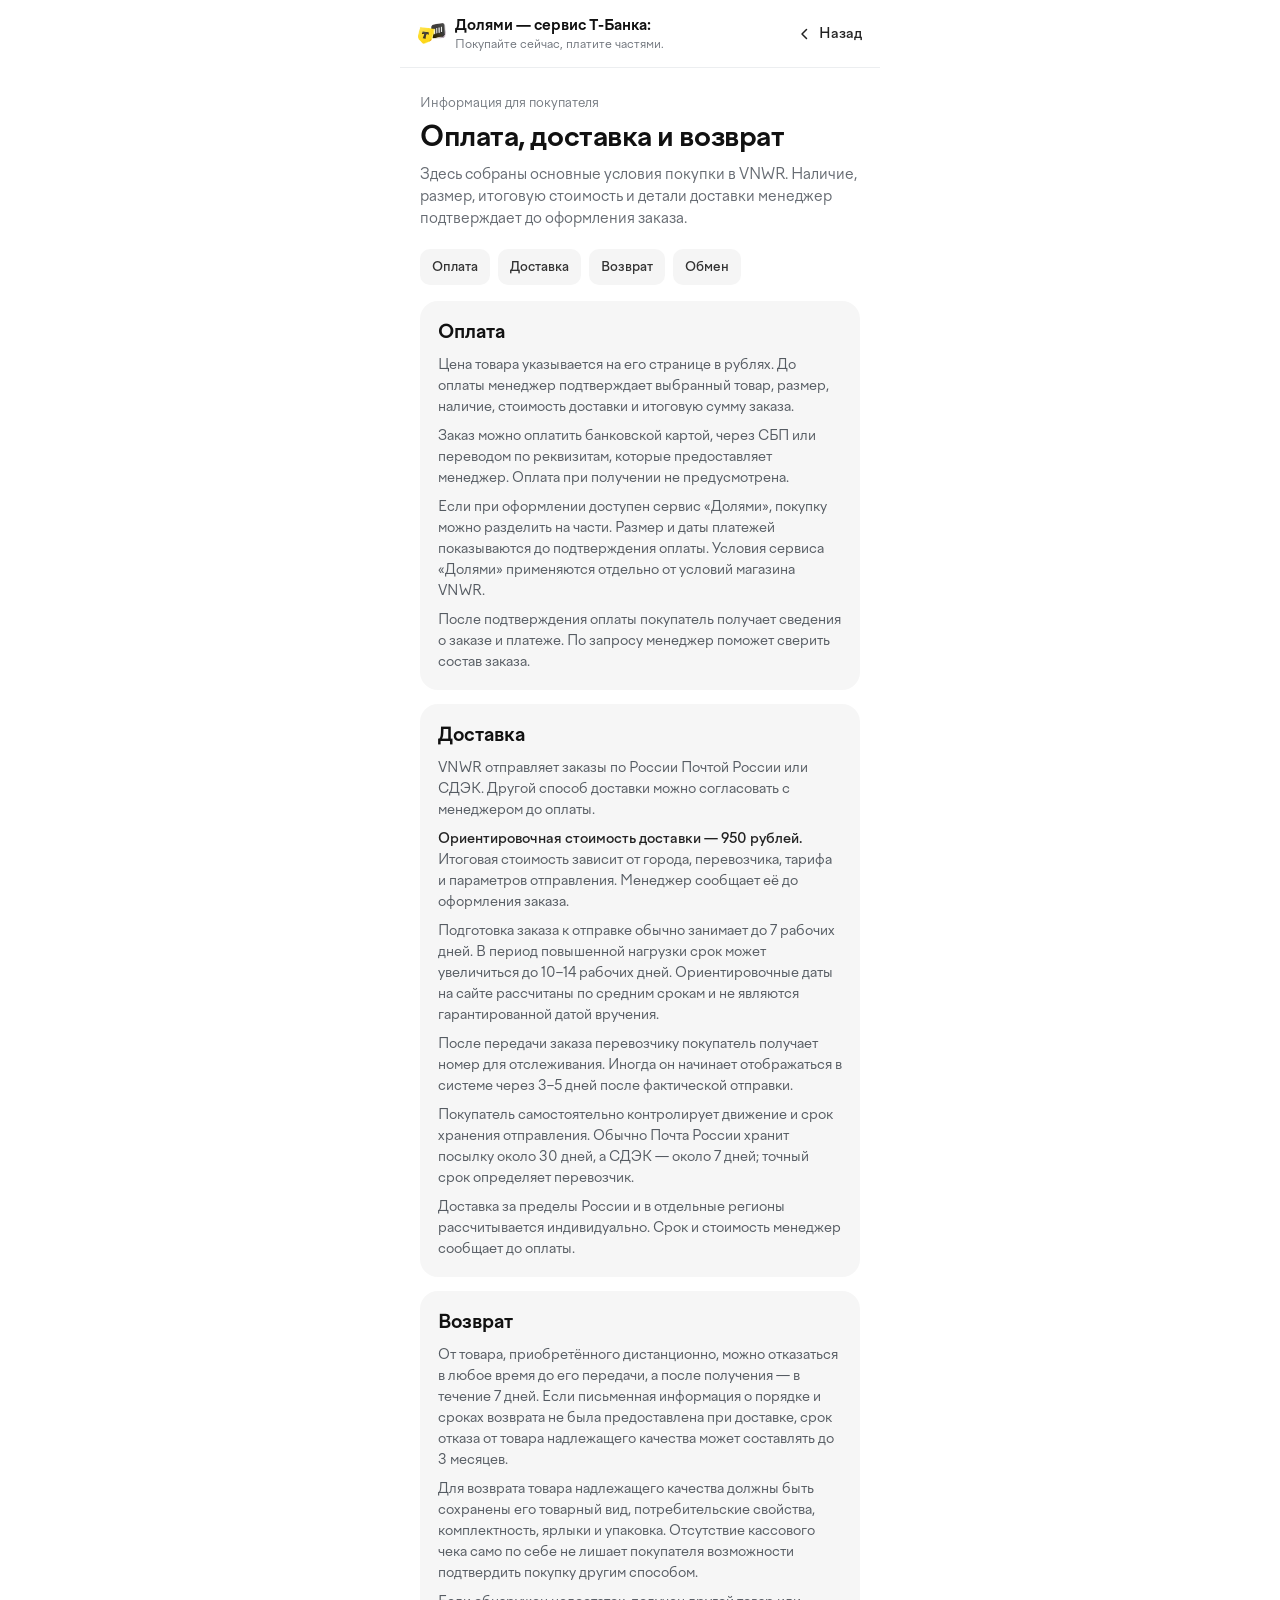
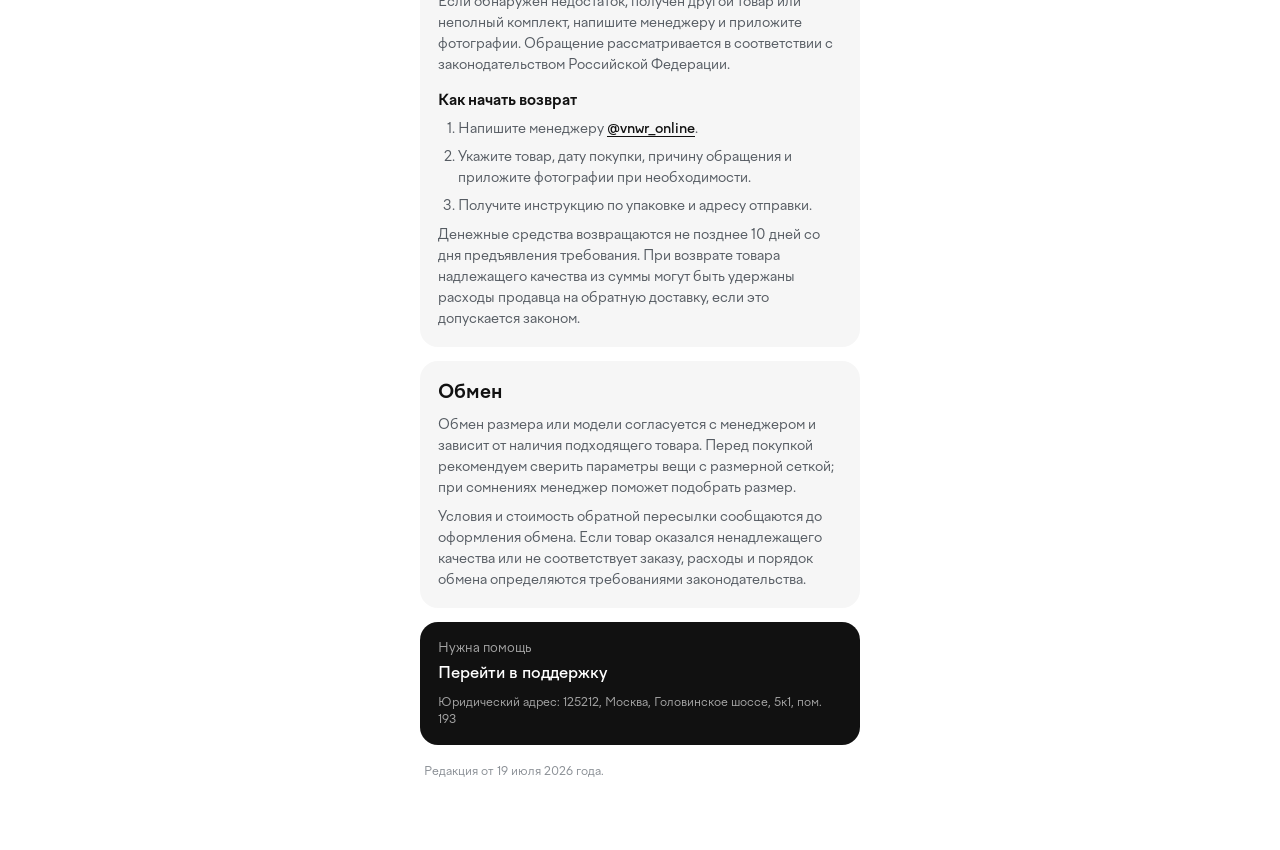
<file: terms.html>
<!doctype html>
<html lang="ru">
<head>
  <meta charset="utf-8">
  <meta name="viewport" content="width=device-width,initial-scale=1,minimum-scale=1,maximum-scale=1,user-scalable=no,viewport-fit=cover">
  <meta name="theme-color" content="#ffffff">
  <title>VNWR — оплата, доставка и возврат</title>
  <link rel="stylesheet" href="legal.css?v=20260719-2">
</head>
<body>
  <div class="page-loader" aria-label="Загрузка"><span class="page-loader__mark" aria-hidden="true"><i></i><i></i><i></i></span></div>
  <div class="legal-shell">
    <header class="legal-header">
      <a class="legal-brand" href="index.html"><img src="tbank-icon.webp" alt=""><span class="legal-brand__copy"><b>Долями — сервис Т-Банка:</b><span>Покупайте сейчас, платите частями.</span></span></a>
      <a class="legal-back" href="index.html"><svg viewBox="0 0 24 24"><path d="m14 6-6 6 6 6"></path></svg><span>Назад</span></a>
    </header>
    <main class="legal-main">
      <p class="legal-kicker">Информация для покупателя</p>
      <h1>Оплата, доставка и возврат</h1>
      <p class="legal-lead">Здесь собраны основные условия покупки в VNWR. Наличие, размер, итоговую стоимость и детали доставки менеджер подтверждает до оформления заказа.</p>
      <nav class="legal-nav" aria-label="Разделы"><a href="#payment">Оплата</a><a href="#delivery">Доставка</a><a href="#returns">Возврат</a><a href="#exchange">Обмен</a></nav>

      <section class="legal-section" id="payment">
        <h2>Оплата</h2>
        <p>Цена товара указывается на его странице в рублях. До оплаты менеджер подтверждает выбранный товар, размер, наличие, стоимость доставки и итоговую сумму заказа.</p>
        <p>Заказ можно оплатить банковской картой, через СБП или переводом по реквизитам, которые предоставляет менеджер. Оплата при получении не предусмотрена.</p>
        <p>Если при оформлении доступен сервис «Долями», покупку можно разделить на части. Размер и даты платежей показываются до подтверждения оплаты. Условия сервиса «Долями» применяются отдельно от условий магазина VNWR.</p>
        <p>После подтверждения оплаты покупатель получает сведения о заказе и платеже. По запросу менеджер поможет сверить состав заказа.</p>
      </section>

      <section class="legal-section" id="delivery">
        <h2>Доставка</h2>
        <p>VNWR отправляет заказы по России Почтой России или СДЭК. Другой способ доставки можно согласовать с менеджером до оплаты.</p>
        <p><strong>Ориентировочная стоимость доставки — 950 рублей.</strong> Итоговая стоимость зависит от города, перевозчика, тарифа и параметров отправления. Менеджер сообщает её до оформления заказа.</p>
        <p>Подготовка заказа к отправке обычно занимает до 7 рабочих дней. В период повышенной нагрузки срок может увеличиться до 10–14 рабочих дней. Ориентировочные даты на сайте рассчитаны по средним срокам и не являются гарантированной датой вручения.</p>
        <p>После передачи заказа перевозчику покупатель получает номер для отслеживания. Иногда он начинает отображаться в системе через 3–5 дней после фактической отправки.</p>
        <p>Покупатель самостоятельно контролирует движение и срок хранения отправления. Обычно Почта России хранит посылку около 30 дней, а СДЭК — около 7 дней; точный срок определяет перевозчик.</p>
        <p>Доставка за пределы России и в отдельные регионы рассчитывается индивидуально. Срок и стоимость менеджер сообщает до оплаты.</p>
      </section>

      <section class="legal-section" id="returns">
        <h2>Возврат</h2>
        <p>От товара, приобретённого дистанционно, можно отказаться в любое время до его передачи, а после получения — в течение 7 дней. Если письменная информация о порядке и сроках возврата не была предоставлена при доставке, срок отказа от товара надлежащего качества может составлять до 3 месяцев.</p>
        <p>Для возврата товара надлежащего качества должны быть сохранены его товарный вид, потребительские свойства, комплектность, ярлыки и упаковка. Отсутствие кассового чека само по себе не лишает покупателя возможности подтвердить покупку другим способом.</p>
        <p>Если обнаружен недостаток, получен другой товар или неполный комплект, напишите менеджеру и приложите фотографии. Обращение рассматривается в соответствии с законодательством Российской Федерации.</p>
        <h3>Как начать возврат</h3>
        <ol>
          <li>Напишите менеджеру <a href="https://t.me/vnwr_online" target="_blank" rel="noopener noreferrer">@vnwr_online</a>.</li>
          <li>Укажите товар, дату покупки, причину обращения и приложите фотографии при необходимости.</li>
          <li>Получите инструкцию по упаковке и адресу отправки.</li>
        </ol>
        <p>Денежные средства возвращаются не позднее 10 дней со дня предъявления требования. При возврате товара надлежащего качества из суммы могут быть удержаны расходы продавца на обратную доставку, если это допускается законом.</p>
      </section>

      <section class="legal-section" id="exchange">
        <h2>Обмен</h2>
        <p>Обмен размера или модели согласуется с менеджером и зависит от наличия подходящего товара. Перед покупкой рекомендуем сверить параметры вещи с размерной сеткой; при сомнениях менеджер поможет подобрать размер.</p>
        <p>Условия и стоимость обратной пересылки сообщаются до оформления обмена. Если товар оказался ненадлежащего качества или не соответствует заказу, расходы и порядок обмена определяются требованиями законодательства.</p>
      </section>

      <div class="legal-contact"><span>Нужна помощь</span><a href="support.html">Перейти в поддержку</a><small>Юридический адрес: 125212, Москва, Головинское шоссе, 5к1, пом. 193</small></div>
      <p class="legal-draft">Редакция от 19 июля 2026 года.</p>
    </main>
  </div>
  <script src="site-guard.js?v=20260719-1" defer></script>
  <script src="vnwr-navigation.js?v=20260718-3"></script>
  <script src="legal-page.js?v=20260719-2"></script>
</body>
</html>
</file>
<file: legal.css>
@font-face{font-display:swap;font-family:"Factor A";font-style:normal;font-weight:400;src:url("factor-a-400.woff2") format("woff2")}
@font-face{font-display:swap;font-family:"Factor A";font-style:normal;font-weight:500;src:url("factor-a-500.woff2") format("woff2")}
@font-face{font-display:swap;font-family:"Factor A";font-style:normal;font-weight:700;src:url("factor-a-700.woff2") format("woff2")}
*{box-sizing:border-box;-webkit-tap-highlight-color:transparent}
html{min-height:100%;background:#fff;touch-action:pan-y}
body,button,a{font-family:"Factor A",Arial,sans-serif}
body{min-height:100%;margin:0;background:#fff;color:#111;overscroll-behavior-y:none}
button:focus,a:focus{outline:0}
.page-loader{position:fixed;z-index:100;inset:0;display:grid;place-items:center;contain:strict;background:#fff;opacity:1;visibility:visible;transition:opacity .28s ease,visibility .28s step-end}
.page-loader__mark{display:flex;height:30px;align-items:flex-end;gap:5px}.page-loader__mark i{display:block;width:5px;border-radius:4px;background:#222;animation:legal-loader .72s ease-in-out infinite alternate}.page-loader__mark i:nth-child(1){height:13px;animation-delay:-.28s}.page-loader__mark i:nth-child(2){height:22px;animation-delay:-.14s}.page-loader__mark i:nth-child(3){height:30px}@keyframes legal-loader{to{opacity:.55;transform:scaleY(.52)}}
body:not(.page-ready) .legal-shell{visibility:hidden}body.page-ready .page-loader{opacity:0;pointer-events:none;visibility:hidden}
.legal-shell{width:min(480px,100%);min-height:100vh;margin:0 auto;background:#fff}
.legal-header{position:sticky;z-index:5;top:0;display:flex;min-height:68px;align-items:center;justify-content:space-between;padding:10px 18px;border-bottom:1px solid #eceef0;background:rgba(255,255,255,.96);backdrop-filter:blur(12px);-webkit-backdrop-filter:blur(12px)}
.legal-brand{display:flex;min-width:0;max-width:calc(100% - 72px);align-items:center;gap:9px;color:#111;text-decoration:none}.legal-brand img{width:28px;height:28px;object-fit:contain}.legal-brand__copy{display:grid;min-width:0;gap:1px}.legal-brand__copy b{overflow:hidden;font-size:15px;font-weight:700;line-height:19px;text-overflow:ellipsis;white-space:nowrap}.legal-brand__copy span{overflow:hidden;color:#72777e;font-size:12px;line-height:16px;text-overflow:ellipsis;white-space:nowrap}
.legal-back{display:flex;align-items:center;gap:5px;padding:8px 0 8px 12px;color:#222;font-size:14px;font-weight:500;line-height:20px;text-decoration:none}.legal-back svg{width:18px;height:18px;fill:none;stroke:currentColor;stroke-linecap:round;stroke-linejoin:round;stroke-width:2}
.legal-main{padding:26px 20px 52px}.legal-kicker{margin:0 0 7px;color:#777c83;font-size:13px;line-height:18px}.legal-main h1{margin:0;font-size:28px;font-weight:700;letter-spacing:-.45px;line-height:34px}.legal-lead{margin:10px 0 0;color:#676c73;font-size:15px;line-height:22px}
.legal-nav{display:flex;gap:8px;margin:20px 0 4px;overflow-x:auto;padding-bottom:2px;scrollbar-width:none}.legal-nav::-webkit-scrollbar{display:none}.legal-nav a{flex:0 0 auto;padding:9px 12px;border-radius:10px;background:#f5f5f5;color:#333;font-size:13px;font-weight:500;line-height:18px;text-decoration:none}
.legal-section{scroll-margin-top:86px;margin-top:14px;padding:18px;border-radius:18px;background:#f6f6f6}.legal-section h2{margin:0 0 10px;font-size:19px;font-weight:600;line-height:25px}.legal-section h3{margin:15px 0 5px;font-size:15px;font-weight:600;line-height:20px}.legal-section p,.legal-section li{color:#555b62;font-size:14px;font-weight:400;line-height:21px}.legal-section p{margin:8px 0 0}.legal-section p:first-of-type{margin-top:0}.legal-section ul,.legal-section ol{display:grid;gap:7px;margin:8px 0 0;padding-left:20px}.legal-section strong{color:#222;font-weight:500}.legal-section a{color:#111;font-weight:500;text-underline-offset:3px}
.legal-contact{display:grid;gap:5px;margin-top:14px;padding:17px 18px;border-radius:18px;background:#111;color:#fff}.legal-contact span{color:rgba(255,255,255,.62);font-size:13px;line-height:18px}.legal-contact a{width:max-content;color:#fff;font-size:16px;font-weight:500;line-height:22px;text-decoration:none}.legal-contact small{margin-top:5px;color:rgba(255,255,255,.62);font-size:12px;line-height:17px}
.legal-draft{margin:18px 4px 0;color:#8a8f95;font-size:12px;line-height:17px}
@media(max-width:599px){.legal-header{background:#fff;backdrop-filter:none;-webkit-backdrop-filter:none}}
@media(min-width:600px){body{background:#fff}.legal-shell{min-height:100vh}.legal-main{padding-bottom:70px}}
</file>
